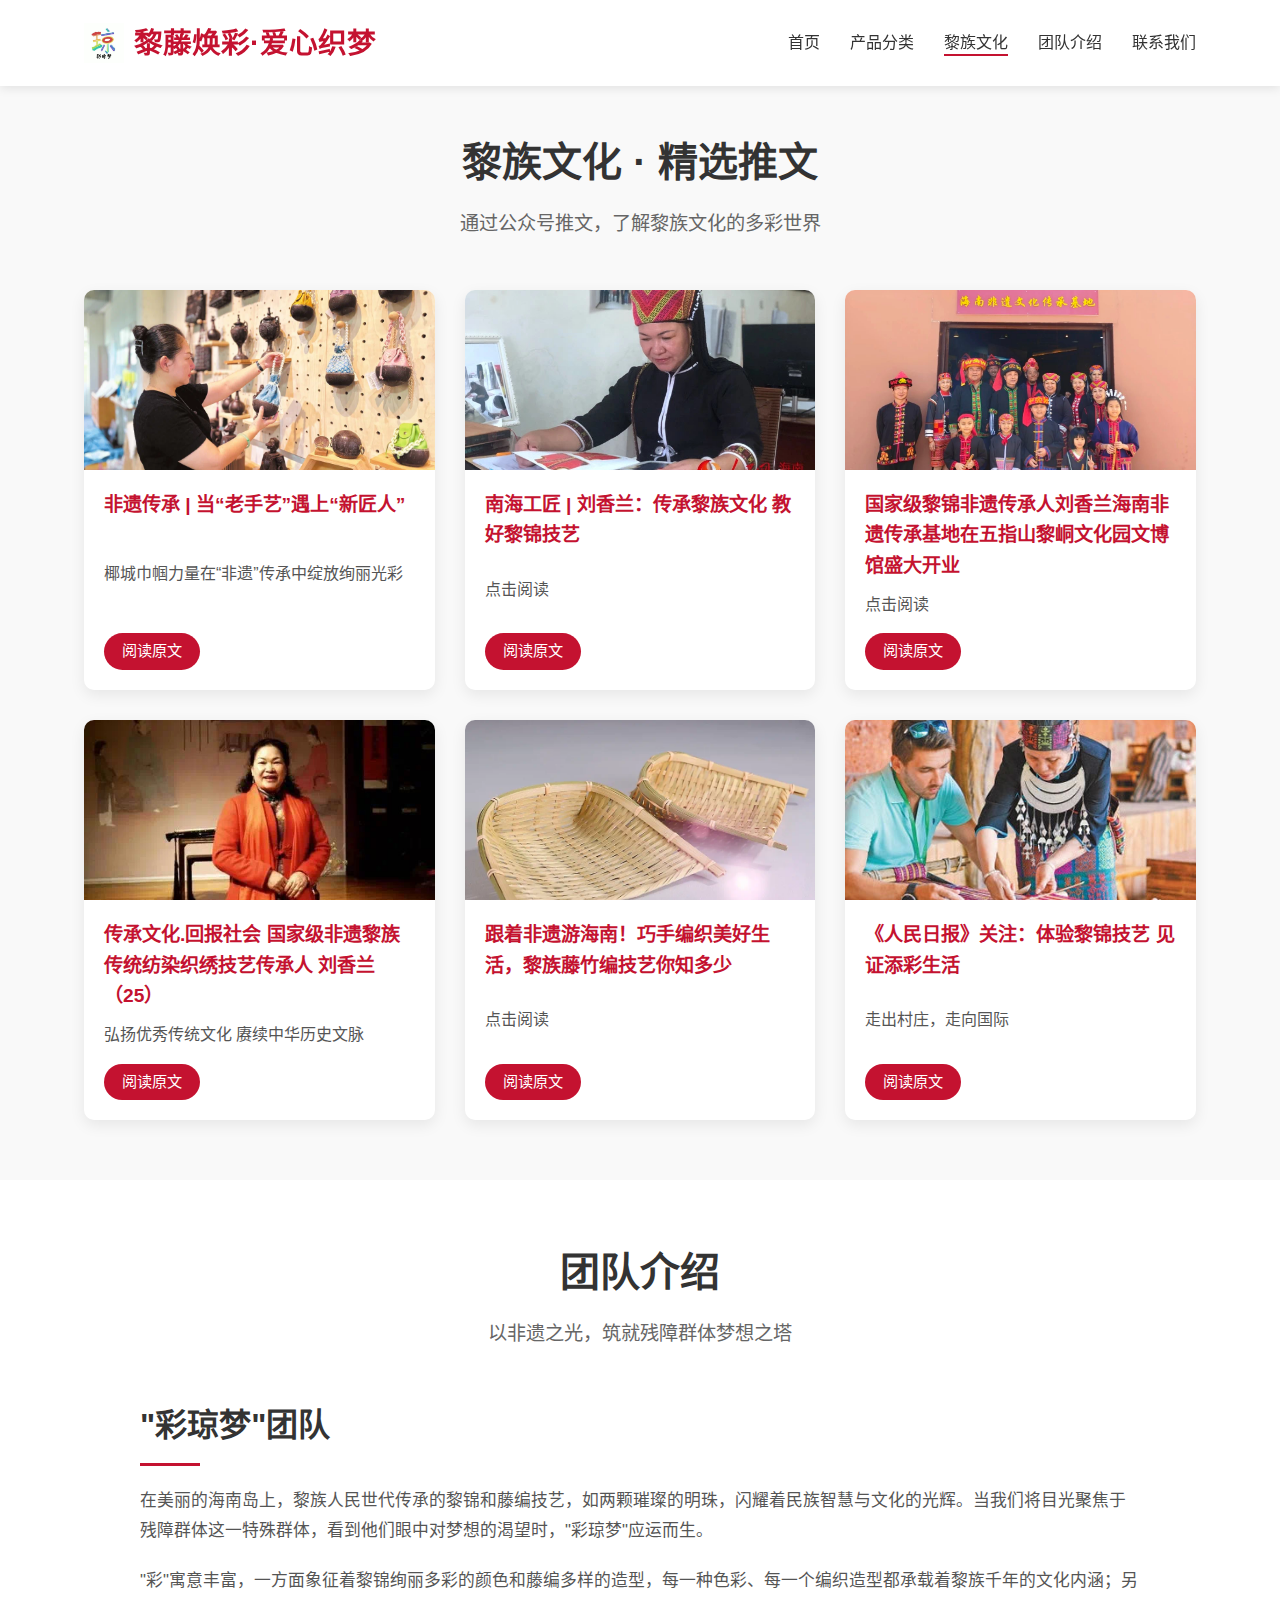
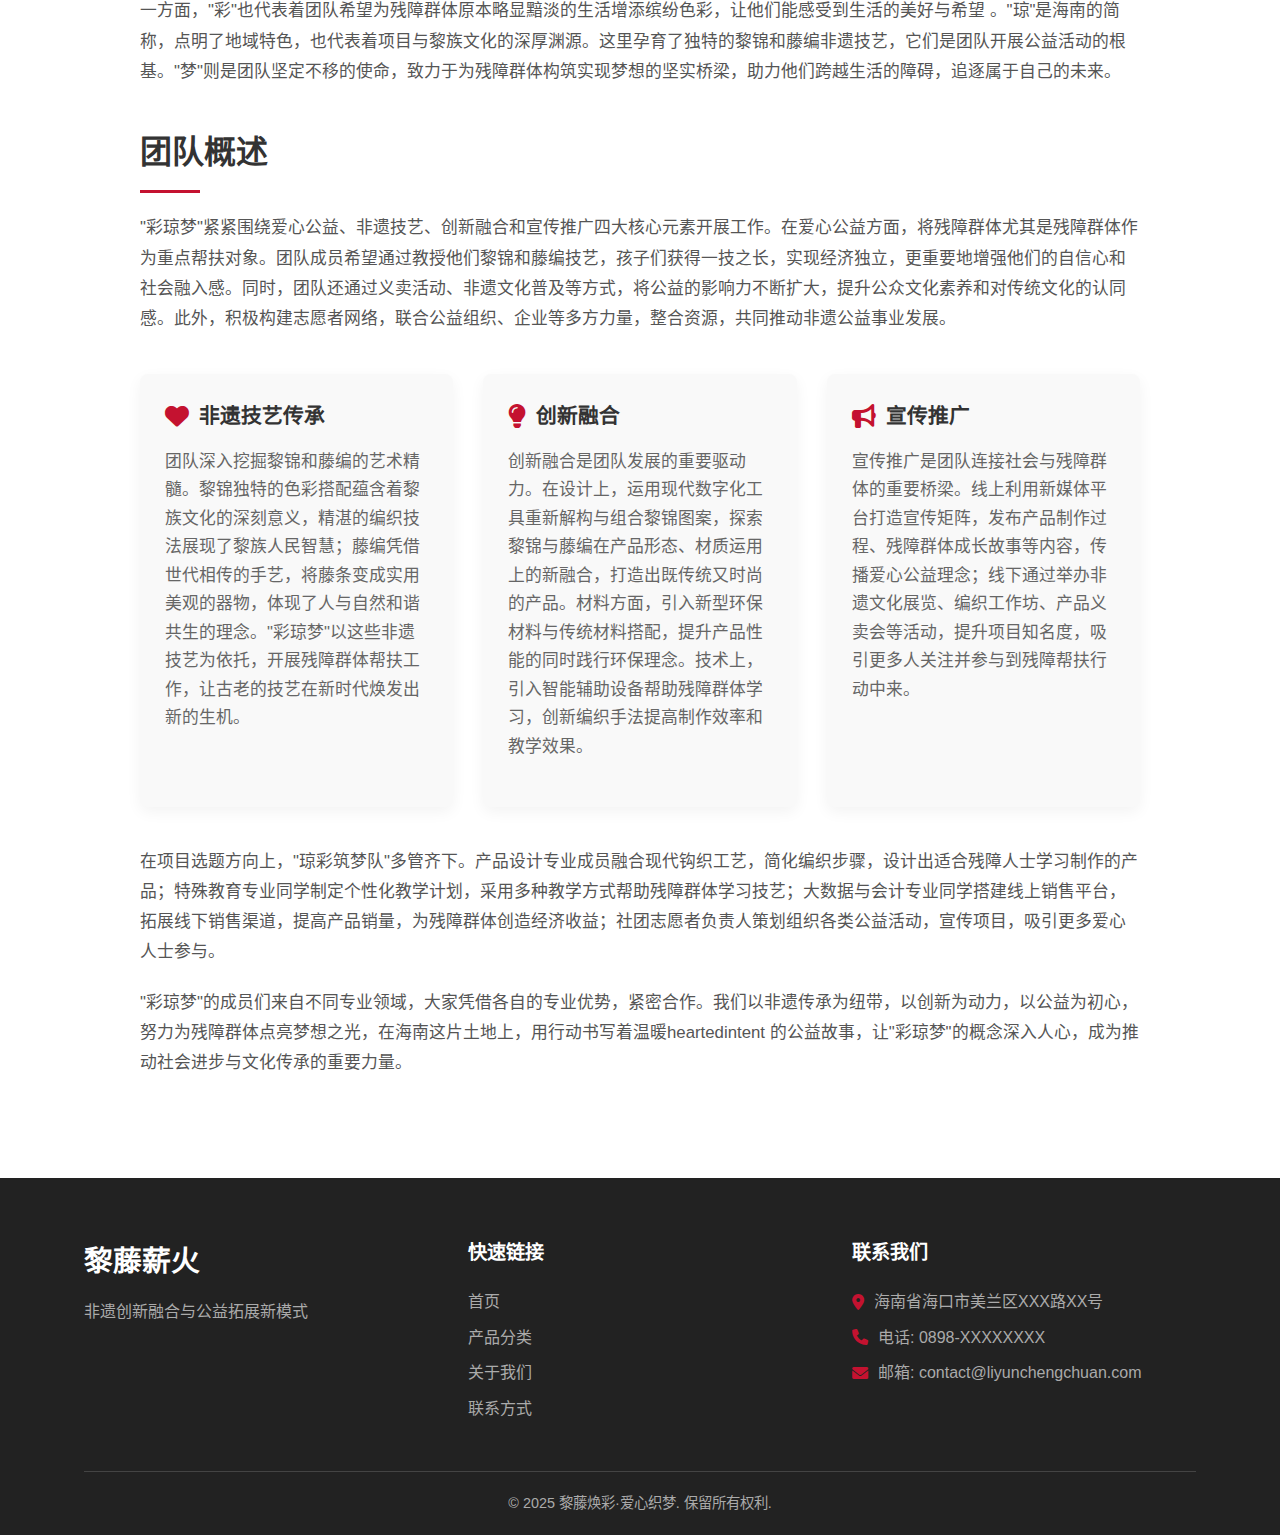
<file: about.html>
<!DOCTYPE html>
<html lang="zh-CN">
<head>
    <meta charset="UTF-8">
    <meta name="viewport" content="width=device-width, initial-scale=1.0">
    <title>黎族文化 & 团队介绍 - 黎藤焕彩·爱心织梦</title>
    <link rel="stylesheet" href="css/main.css">
    <link rel="stylesheet" href="css/about.css">
    <link rel="stylesheet" href="https://cdnjs.cloudflare.com/ajax/libs/font-awesome/6.0.0-beta3/css/all.min.css">
</head>
<body class="about-page">
    <!-- 导航栏 -->
    <header>
        <div class="container">
            <div class="logo">
                <img src="images/logo.png" alt="彩琼梦" class="logo-image">
                <h1>黎藤焕彩·爱心织梦</h1>
            </div>
            <nav>
                <ul>
                    <li><a href="index.html">首页</a></li>
                    <li><a href="products.html">产品分类</a></li>
                    <li><a href="about.html" class="active">黎族文化</a></li>
                    <li><a href="about.html#team">团队介绍</a></li>
                    <li><a href="contact.html">联系我们</a></li>
                </ul>
            </nav>
        </div>
    </header>

    <!-- 页面内容 -->
    <!-- 黎族文化部分 -->
    <section id="culture" class="about-section culture-section">
        <div class="container">
            <div class="page-title">
                <h1>黎族文化 · 精选推文</h1>
                <p class="subtitle">通过公众号推文，了解黎族文化的多彩世界</p>
            </div>
            <div class="wechat-articles-grid">
                <div class="wechat-article-card">
                    <img src="images/wechat1.jpg" alt="推文1封面">
                    <div class="wechat-article-content">
                        <h3>非遗传承 | 当“老手艺”遇上“新匠人”</h3>
                        <p>椰城巾帼力量在“非遗”传承中绽放绚丽光彩</p>
                        <a href="https://mp.weixin.qq.com/s/sJP45Sghp4Gv6AK8ToXqfQ" target="_blank" class="btn-small">阅读原文</a>
                    </div>
                </div>
                <div class="wechat-article-card">
                    <img src="images/wechat2.jpg" alt="推文2封面">
                    <div class="wechat-article-content">
                        <h3>南海工匠 | 刘香兰：传承黎族文化 教好黎锦技艺</h3>
                        <p>点击阅读</p>
                        <a href="https://mp.weixin.qq.com/s/JmjlqUzgfpJZ0f4IYP0L5g" target="_blank" class="btn-small">阅读原文</a>
                    </div>
                </div>
                <div class="wechat-article-card">
                    <img src="images/wechat3.jpg" alt="推文3封面">
                    <div class="wechat-article-content">
                        <h3>国家级黎锦非遗传承人刘香兰海南非遗传承基地在五指山黎峒文化园文博馆盛大开业</h3>
                        <p>点击阅读</p>
                        <a href="https://mp.weixin.qq.com/s/49O1Urspxkj0FcJ6cHmLkA" target="_blank" class="btn-small">阅读原文</a>
                    </div>
                </div>
                <div class="wechat-article-card">
                    <img src="images/wechat4.jpg" alt="推文4封面">
                    <div class="wechat-article-content">
                        <h3>传承文化.回报社会 国家级非遗黎族传统纺染织绣技艺传承人 刘香兰（25）</h3>
                        <p>弘扬优秀传统文化 赓续中华历史文脉</p>
                        <a href="https://mp.weixin.qq.com/s/XEd5Luo3_0Bowa4Kdv-PKA" target="_blank" class="btn-small">阅读原文</a>
                    </div>
                </div>
                <div class="wechat-article-card">
                    <img src="images/wechat5.jpg" alt="推文5封面">
                    <div class="wechat-article-content">
                        <h3>跟着非遗游海南！巧手编织美好生活，黎族藤竹编技艺你知多少</h3>
                        <p>点击阅读</p>
                        <a href="https://mp.weixin.qq.com/s/7spMC2fE7CFKb_jUzuG88Q" target="_blank" class="btn-small">阅读原文</a>
                    </div>
                </div>
                <div class="wechat-article-card">
                    <img src="images/wechat6.jpg" alt="推文6封面">
                    <div class="wechat-article-content">
                        <h3>《人民日报》关注：体验黎锦技艺 见证添彩生活</h3>
                        <p>走出村庄，走向国际</p>
                        <a href="https://mp.weixin.qq.com/s/m0Ct2IP7KoOPhw3hEhi8uQ" target="_blank" class="btn-small">阅读原文</a>
                    </div>
                </div>
            </div>
        </div>
    </section>
    
    <!-- 将品牌故事部分改为团队介绍 -->
    <section id="team" class="about-section team-section">
        <div class="container">
            <div class="page-title">
                <h1>团队介绍</h1>
                <p class="subtitle">以非遗之光，筑就残障群体梦想之塔</p>
            </div>
            
            <div class="team-content">
                <div class="team-name">
                    <h2>"彩琼梦"团队</h2>
                    <p>在美丽的海南岛上，黎族人民世代传承的黎锦和藤编技艺，如两颗璀璨的明珠，闪耀着民族智慧与文化的光辉。当我们将目光聚焦于残障群体这一特殊群体，看到他们眼中对梦想的渴望时，"彩琼梦"应运而生。</p>
                    <p>"彩"寓意丰富，一方面象征着黎锦绚丽多彩的颜色和藤编多样的造型，每一种色彩、每一个编织造型都承载着黎族千年的文化内涵；另一方面，"彩"也代表着团队希望为残障群体原本略显黯淡的生活增添缤纷色彩，让他们能感受到生活的美好与希望 。"琼"是海南的简称，点明了地域特色，也代表着项目与黎族文化的深厚渊源。这里孕育了独特的黎锦和藤编非遗技艺，它们是团队开展公益活动的根基。"梦"则是团队坚定不移的使命，致力于为残障群体构筑实现梦想的坚实桥梁，助力他们跨越生活的障碍，追逐属于自己的未来。</p>
                </div>
                
                <div class="team-overview">
                    <h2>团队概述</h2>
                    <p>"彩琼梦"紧紧围绕爱心公益、非遗技艺、创新融合和宣传推广四大核心元素开展工作。在爱心公益方面，将残障群体尤其是残障群体作为重点帮扶对象。团队成员希望通过教授他们黎锦和藤编技艺，孩子们获得一技之长，实现经济独立，更重要地增强他们的自信心和社会融入感。同时，团队还通过义卖活动、非遗文化普及等方式，将公益的影响力不断扩大，提升公众文化素养和对传统文化的认同感。此外，积极构建志愿者网络，联合公益组织、企业等多方力量，整合资源，共同推动非遗公益事业发展。</p>
                    
                    <div class="team-pillars">
                        <div class="pillar">
                            <h3><i class="fas fa-heart"></i> 非遗技艺传承</h3>
                            <p>团队深入挖掘黎锦和藤编的艺术精髓。黎锦独特的色彩搭配蕴含着黎族文化的深刻意义，精湛的编织技法展现了黎族人民智慧；藤编凭借世代相传的手艺，将藤条变成实用美观的器物，体现了人与自然和谐共生的理念。"彩琼梦"以这些非遗技艺为依托，开展残障群体帮扶工作，让古老的技艺在新时代焕发出新的生机。</p>
                        </div>
                        
                        <div class="pillar">
                            <h3><i class="fas fa-lightbulb"></i> 创新融合</h3>
                            <p>创新融合是团队发展的重要驱动力。在设计上，运用现代数字化工具重新解构与组合黎锦图案，探索黎锦与藤编在产品形态、材质运用上的新融合，打造出既传统又时尚的产品。材料方面，引入新型环保材料与传统材料搭配，提升产品性能的同时践行环保理念。技术上，引入智能辅助设备帮助残障群体学习，创新编织手法提高制作效率和教学效果。</p>
                        </div>
                        
                        <div class="pillar">
                            <h3><i class="fas fa-bullhorn"></i> 宣传推广</h3>
                            <p>宣传推广是团队连接社会与残障群体的重要桥梁。线上利用新媒体平台打造宣传矩阵，发布产品制作过程、残障群体成长故事等内容，传播爱心公益理念；线下通过举办非遗文化展览、编织工作坊、产品义卖会等活动，提升项目知名度，吸引更多人关注并参与到残障帮扶行动中来。</p>
                        </div>
                    </div>
                    
                    <p>在项目选题方向上，"琼彩筑梦队"多管齐下。产品设计专业成员融合现代钩织工艺，简化编织步骤，设计出适合残障人士学习制作的产品；特殊教育专业同学制定个性化教学计划，采用多种教学方式帮助残障群体学习技艺；大数据与会计专业同学搭建线上销售平台，拓展线下销售渠道，提高产品销量，为残障群体创造经济收益；社团志愿者负责人策划组织各类公益活动，宣传项目，吸引更多爱心人士参与。</p>
                    
                    <p>"彩琼梦"的成员们来自不同专业领域，大家凭借各自的专业优势，紧密合作。我们以非遗传承为纽带，以创新为动力，以公益为初心，努力为残障群体点亮梦想之光，在海南这片土地上，用行动书写着温暖heartedintent 的公益故事，让"彩琼梦"的概念深入人心，成为推动社会进步与文化传承的重要力量。</p>
                </div>
            </div>
        </div>
    </section>
    
    <!-- 底部信息 -->
    <footer>
        <div class="container">
            <div class="footer-content">
                <div class="footer-logo">
                    <h2>黎藤薪火</h2>
                    <p>非遗创新融合与公益拓展新模式</p>
                </div>
                <div class="footer-links">
                    <h3>快速链接</h3>
                    <ul>
                        <li><a href="index.html">首页</a></li>
                        <li><a href="products.html">产品分类</a></li>
                        <li><a href="about.html">关于我们</a></li>
                        <li><a href="contact.html">联系方式</a></li>
                    </ul>
                </div>
                <div class="footer-contact">
                    <h3>联系我们</h3>
                    <p><i class="fas fa-map-marker-alt"></i> 海南省海口市美兰区XXX路XX号</p>
                    <p><i class="fas fa-phone"></i> 电话: 0898-XXXXXXXX</p>
                    <p><i class="fas fa-envelope"></i> 邮箱: contact@liyunchengchuan.com</p>
                </div>
            </div>
            <div class="footer-bottom">
                <p>&copy; 2025 黎藤焕彩·爱心织梦. 保留所有权利.</p>
            </div>
        </div>
    </footer>

    <script src="js/main.js"></script>
    <script>
    // 导航栏“团队介绍”高亮切换
    function setActiveNav() {
        var navLinks = document.querySelectorAll('nav ul li a');
        navLinks.forEach(function(link) {
            link.classList.remove('active');
            // 判断是否为团队介绍锚点
            if (location.hash === '#team' && link.getAttribute('href').includes('#team')) {
                link.classList.add('active');
            } else if (location.hash === '' && link.getAttribute('href') === 'about.html') {
                link.classList.add('active');
            }
        });
    }
    window.addEventListener('hashchange', setActiveNav);
    window.addEventListener('DOMContentLoaded', setActiveNav);
    </script>
</body>
</html>
</file>
<file: css/main.css>
/* 导入所有CSS模块 */
@import 'base.css';
@import 'components.css';
@import 'header.css';
@import 'hero.css';
@import 'sections.css';
@import 'footer.css';
@import 'animations.css';
@import 'responsive.css';

/* Logo样式 */
.logo {
    display: flex;
    align-items: center;
}

.logo-image {
    height: 40px;
    margin-right: 10px;
}

/* 响应式调整 */
@media (max-width: 768px) {
    .logo-image {
        height: 30px;
    }
}

/* 品牌理念部分样式调整 */
.philosophy-grid {
    display: grid;
    grid-template-columns: repeat(2, 1fr);
    gap: 30px;
    margin-top: 40px;
}

.philosophy-item {
    text-align: center;
    padding: 30px 25px;
    background-color: #f9f9f9;
    border-radius: 8px;
    transition: transform 0.3s ease, box-shadow 0.3s ease;
    height: 100%;
    display: flex;
    flex-direction: column;
}

.philosophy-item:hover {
    transform: translateY(-5px);
    box-shadow: 0 10px 20px rgba(0,0,0,0.1);
}

.philosophy-item i {
    font-size: 2.5rem;
    color: #c41230; /* 将图标颜色改为红色 */
    margin-bottom: 15px;
}

.philosophy-item h3 {
    margin-bottom: 15px;
    font-size: 1.5rem;
    color: #333;
}

.philosophy-item p {
    font-size: 1rem;
    line-height: 1.6;
    color: #666;
    flex-grow: 1;
}

/* 响应式调整 */
@media (max-width: 768px) {
    .philosophy-grid {
        grid-template-columns: 1fr;
    }
}

/* 修复导航栏遮挡内容问题 */
body:not(.home-page) {
    padding-top: 70px;
}
@media (max-width: 768px) {
    body:not(.home-page) {
        padding-top: 60px;
    }
}

/* 修复锚点跳转被导航栏遮挡问题 */
#team {
    scroll-margin-top: 80px; /* 根据导航栏高度调整，建议略大于padding-top */
}
</file>
<file: css/about.css>
/* 关于我们页面样式 */

/* 页面横幅 */
.page-banner {
    background-image: linear-gradient(rgba(0, 0, 0, 0.6), rgba(0, 0, 0, 0.6)), url('../images/about-banner.jpg');
    background-size: cover;
    background-position: center;
    height: 300px;
    display: flex;
    align-items: center;
    justify-content: center;
    text-align: center;
    color: white;
}

.banner-content h1 {
    font-size: 2.5rem;
    margin-bottom: 15px;
    text-shadow: 2px 2px 4px rgba(0, 0, 0, 0.5);
}

.banner-content p {
    font-size: 1.2rem;
    text-shadow: 1px 1px 2px rgba(0, 0, 0, 0.5);
}

/* 文化介绍 */
.culture-intro {
    padding: 80px 0;
    background-color: white;
}

.culture-content {
    display: grid;
    grid-template-columns: 1fr 1fr;
    gap: 40px;
    margin-bottom: 60px;
    align-items: center;
}

.culture-image {
    border-radius: 10px;
    overflow: hidden;
    box-shadow: 0 10px 30px rgba(0, 0, 0, 0.15);
}

.culture-image img {
    width: 100%;
    display: block;
}

.culture-text h3 {
    font-size: 1.8rem;
    color: var(--primary-color);
    margin-bottom: 20px;
}

.culture-text p {
    margin-bottom: 15px;
    line-height: 1.8;
}

.culture-features {
    display: grid;
    grid-template-columns: repeat(auto-fit, minmax(250px, 1fr));
    gap: 30px;
    margin-top: 40px;
}

.feature-item {
    text-align: center;
    padding: 30px;
    border-radius: 8px;
    background-color: #f9f9f9;
    transition: transform 0.3s, box-shadow 0.3s;
}

.feature-item:hover {
    transform: translateY(-10px);
    box-shadow: 0 10px 20px rgba(0, 0, 0, 0.1);
}

.feature-icon {
    width: 80px;
    height: 80px;
    margin: 0 auto 20px;
    background-color: var(--primary-color);
    color: white;
    border-radius: 50%;
    display: flex;
    align-items: center;
    justify-content: center;
    font-size: 2rem;
}

.feature-item h3 {
    margin-bottom: 15px;
    color: var(--secondary-color);
}

/* 品牌故事 */
.brand-story {
    padding: 80px 0;
    background-color: #f9f9f9;
    background-image: url('../images/pattern-bg.png');
    background-size: 200px;
    background-repeat: repeat;
}

.story-content {
    display: grid;
    grid-template-columns: 1fr 1fr;
    gap: 40px;
    margin-bottom: 60px;
    align-items: center;
}

.story-text h3 {
    font-size: 1.8rem;
    color: var(--primary-color);
    margin-bottom: 20px;
}

.story-text p {
    margin-bottom: 15px;
    line-height: 1.8;
}

.story-image {
    border-radius: 10px;
    overflow: hidden;
    box-shadow: 0 10px 30px rgba(0, 0, 0, 0.15);
}

.story-image img {
    width: 100%;
    display: block;
}

.story-timeline h3 {
    text-align: center;
    font-size: 1.8rem;
    color: var(--primary-color);
    margin-bottom: 40px;
}

.timeline {
    position: relative;
    max-width: 800px;
    margin: 0 auto;
}

.timeline::before {
    content: '';
    position: absolute;
    top: 0;
    bottom: 0;
    left: 50%;
    width: 2px;
    background-color: var(--primary-color);
    transform: translateX(-50%);
}

.timeline-item {
    position: relative;
    margin-bottom: 40px;
    display: flex;
    justify-content: flex-end;
    padding-right: 50%;
}

.timeline-item:nth-child(even) {
    justify-content: flex-start;
    padding-right: 0;
    padding-left: 50%;
}

.timeline-dot {
    position: absolute;
    top: 0;
    left: 50%;
    width: 20px;
    height: 20px;
    background-color: var(--primary-color);
    border-radius: 50%;
    transform: translateX(-50%);
}

.timeline-date {
    position: absolute;
    top: 0;
    left: 50%;
    transform: translateX(-50%);
    background-color: var(--primary-color);
    color: white;
    padding: 5px 15px;
    border-radius: 20px;
    font-weight: bold;
    margin-top: -30px;
}

.timeline-content {
    background-color: white;
    padding: 20px;
    border-radius: 8px;
    box-shadow: 0 5px 15px rgba(0, 0, 0, 0.1);
    width: 80%;
}

.timeline-content h4 {
    color: var(--primary-color);
    margin-bottom: 10px;
}

/* 团队介绍 */
.team-intro {
    padding: 80px 0;
    background-color: white;
}

.team-grid {
    display: grid;
    grid-template-columns: repeat(auto-fit, minmax(250px, 1fr));
    gap: 30px;
}

.team-member {
    background-color: #f9f9f9;
    border-radius: 8px;
    overflow: hidden;
    transition: transform 0.3s, box-shadow 0.3s;
}

.team-member:hover {
    transform: translateY(-10px);
    box-shadow: 0 10px 20px rgba(0, 0, 0, 0.1);
}

.member-image {
    height: 250px;
    overflow: hidden;
}

.member-image img {
    width: 100%;
    height: 100%;
    object-fit: cover;
    transition: transform 0.5s;
}

.team-member:hover .member-image img {
    transform: scale(1.05);
}

.member-info {
    padding: 20px;
    text-align: center;
}

.member-info h3 {
    margin-bottom: 5px;
    color: var(--primary-color);
}

.member-title {
    color: #666;
    font-style: italic;
    margin-bottom: 10px;
}

.member-desc {
    font-size: 0.9rem;
    line-height: 1.6;
}

/* 合作伙伴 */
.partners {
    padding: 80px 0;
    background-color: #f9f9f9;
}

.partners-grid {
    display: grid;
    grid-template-columns: repeat(auto-fit, minmax(150px, 1fr));
    gap: 30px;
    align-items: center;
}

.partner-item {
    background-color: white;
    padding: 20px;
    border-radius: 8px;
    text-align: center;
    transition: transform 0.3s;
}

.partner-item:hover {
    transform: translateY(-5px);
}

.partner-item img {
    max-width: 100%;
    max-height: 80px;
    filter: grayscale(100%);
    transition: filter 0.3s;
}

.partner-item:hover img {
    filter: grayscale(0%);
}

/* 响应式设计 */
@media (max-width: 992px) {
    .culture-content, .story-content {
        grid-template-columns: 1fr;
    }
    
    .timeline-item, .timeline-item:nth-child(even) {
        padding-right: 0;
        padding-left: 30px;
        justify-content: flex-start;
    }
    
    .timeline::before {
        left: 0;
    }
    
    .timeline-dot {
        left: 0;
    }
    
    .timeline-date {
        left: 30px;
        transform: none;
    }
}

@media (max-width: 768px) {
    .page-banner {
        height: 200px;
    }
    
    .banner-content h1 {
        font-size: 2rem;
    }
    
    .culture-text h3, .story-text h3, .story-timeline h3 {
        font-size: 1.5rem;
    }
}

@media (max-width: 576px) {
    .timeline-content {
        width: 100%;
    }
    
    .partners-grid {
        grid-template-columns: repeat(2, 1fr);
    }
}

/* 黎族文化和品牌故事页面样式 */

/* 页面通用样式 */
.about-page {
    padding-top: 80px;
}

.about-section {
    padding: 60px 0;
}

.about-section .container {
    max-width: 1200px;
    margin: 0 auto;
    padding: 0 20px;
}

/* 页面标题样式 */
.page-title {
    text-align: center;
    margin-bottom: 50px;
}

.page-title h1 {
    font-size: 2.5rem;
    color: #333;
    margin-bottom: 15px;
}

.page-title .subtitle {
    font-size: 1.2rem;
    color: #666;
    max-width: 700px;
    margin: 0 auto;
}

/* 黎族文化部分 */
.culture-section {
    background-color: #f9f9f9;
}

.culture-grid {
    display: grid;
    grid-template-columns: repeat(auto-fit, minmax(300px, 1fr));
    gap: 30px;
    margin-top: 40px;
}

.culture-item {
    background: #fff;
    border-radius: 8px;
    overflow: hidden;
    box-shadow: 0 5px 15px rgba(0,0,0,0.1);
    transition: transform 0.3s ease;
}

.culture-item:hover {
    transform: translateY(-5px);
}

.culture-image {
    height: 250px;
    overflow: hidden;
}

.culture-image img {
    width: 100%;
    height: 100%;
    object-fit: cover;
    transition: transform 0.5s ease;
}

.culture-item:hover .culture-image img {
    transform: scale(1.05);
}

.culture-content {
    padding: 20px;
}

.culture-content h3 {
    font-size: 1.5rem;
    margin-bottom: 10px;
    color: #333;
}

.culture-content p {
    color: #666;
    line-height: 1.6;
}

/* 品牌故事部分 */
.story-section {
    background-color: #fff;
}

.story-timeline {
    position: relative;
    max-width: 800px;
    margin: 0 auto;
    padding: 20px 0;
}

.story-timeline::before {
    content: '';
    position: absolute;
    top: 0;
    left: 50%;
    width: 2px;
    height: 100%;
    background: #ddd;
    transform: translateX(-50%);
}

.timeline-item {
    position: relative;
    margin-bottom: 50px;
    width: 100%;
}

.timeline-item:nth-child(odd) {
    padding-right: calc(50% + 30px);
    text-align: right;
}

.timeline-item:nth-child(even) {
    padding-left: calc(50% + 30px);
}

.timeline-content {
    background: #f9f9f9;
    padding: 20px;
    border-radius: 8px;
    box-shadow: 0 3px 10px rgba(0,0,0,0.1);
}

.timeline-date {
    position: absolute;
    top: 0;
    left: 50%;
    transform: translateX(-50%);
    background: #4a7c59;
    color: white;
    padding: 8px 16px;
    border-radius: 20px;
    font-weight: bold;
}

.timeline-content h3 {
    margin-top: 10px;
    margin-bottom: 15px;
    color: #333;
}

.timeline-content p {
    color: #666;
    line-height: 1.6;
}

/* 响应式调整 */
@media (max-width: 768px) {
    .story-timeline::before {
        left: 30px;
    }
    
    .timeline-item:nth-child(odd),
    .timeline-item:nth-child(even) {
        padding-left: 70px;
        padding-right: 0;
        text-align: left;
    }
    
    .timeline-date {
        left: 30px;
        transform: translateX(-50%);
    }
}

/* 团队介绍部分样式 */
.team-section {
    background-color: #fff;
    padding: 60px 0;
}

.team-content {
    max-width: 1000px;
    margin: 0 auto;
}

.team-name, .team-overview {
    margin-bottom: 40px;
}

.team-name h2, .team-overview h2 {
    color: #333;
    font-size: 2rem;
    margin-bottom: 20px;
    position: relative;
    padding-bottom: 15px;
}

.team-name h2:after, .team-overview h2:after {
    content: '';
    position: absolute;
    bottom: 0;
    left: 0;
    width: 60px;
    height: 3px;
    background-color: #c41230;
}

.team-name p, .team-overview p {
    color: #555;
    line-height: 1.8;
    margin-bottom: 20px;
    font-size: 1.05rem;
}

.team-pillars {
    display: grid;
    grid-template-columns: 1fr;
    gap: 30px;
    margin: 40px 0;
}

.pillar {
    background-color: #f9f9f9;
    padding: 25px;
    border-radius: 8px;
    box-shadow: 0 5px 15px rgba(0,0,0,0.05);
    transition: transform 0.3s ease;
}

.pillar:hover {
    transform: translateY(-5px);
}

.pillar h3 {
    display: flex;
    align-items: center;
    color: #333;
    font-size: 1.3rem;
    margin-bottom: 15px;
}

.pillar h3 i {
    color: #c41230;
    margin-right: 10px;
    font-size: 1.5rem;
}

.pillar p {
    color: #666;
    line-height: 1.7;
}

/* 响应式调整 */
@media (min-width: 768px) {
    .team-pillars {
        grid-template-columns: repeat(3, 1fr);
    }
}

@media (max-width: 767px) {
    .team-name h2, .team-overview h2 {
        font-size: 1.8rem;
    }
    
    .pillar h3 {
        font-size: 1.2rem;
    }
}

/* 微信公众号推文卡片展示 */
.wechat-articles-grid {
    display: grid;
    grid-template-columns: repeat(auto-fit, minmax(320px, 1fr));
    gap: 30px;
    margin-top: 40px;
}
.wechat-article-card {
    background: #fff;
    border-radius: 10px;
    box-shadow: 0 5px 15px rgba(0,0,0,0.08);
    overflow: hidden;
    display: flex;
    flex-direction: column;
    transition: transform 0.2s;
}
.wechat-article-card:hover {
    transform: translateY(-5px) scale(1.02);
}
.wechat-article-card img {
    width: 100%;
    height: 180px;
    object-fit: cover;
}
.wechat-article-content {
    padding: 20px;
    flex: 1;
    display: flex;
    flex-direction: column;
    justify-content: space-between;
}
.wechat-article-content h3 {
    font-size: 1.2rem;
    color: #c41230;
    margin-bottom: 10px;
}
.wechat-article-content p {
    color: #555;
    font-size: 1rem;
    margin-bottom: 16px;
}
.wechat-article-content .btn-small {
    align-self: flex-start;
    background: #c41230;
    color: #fff;
    padding: 6px 18px;
    border-radius: 20px;
    font-size: 0.95rem;
    text-decoration: none;
    transition: background 0.2s;
}
.wechat-article-content .btn-small:hover {
    background: #a00d23;
}
</file>
